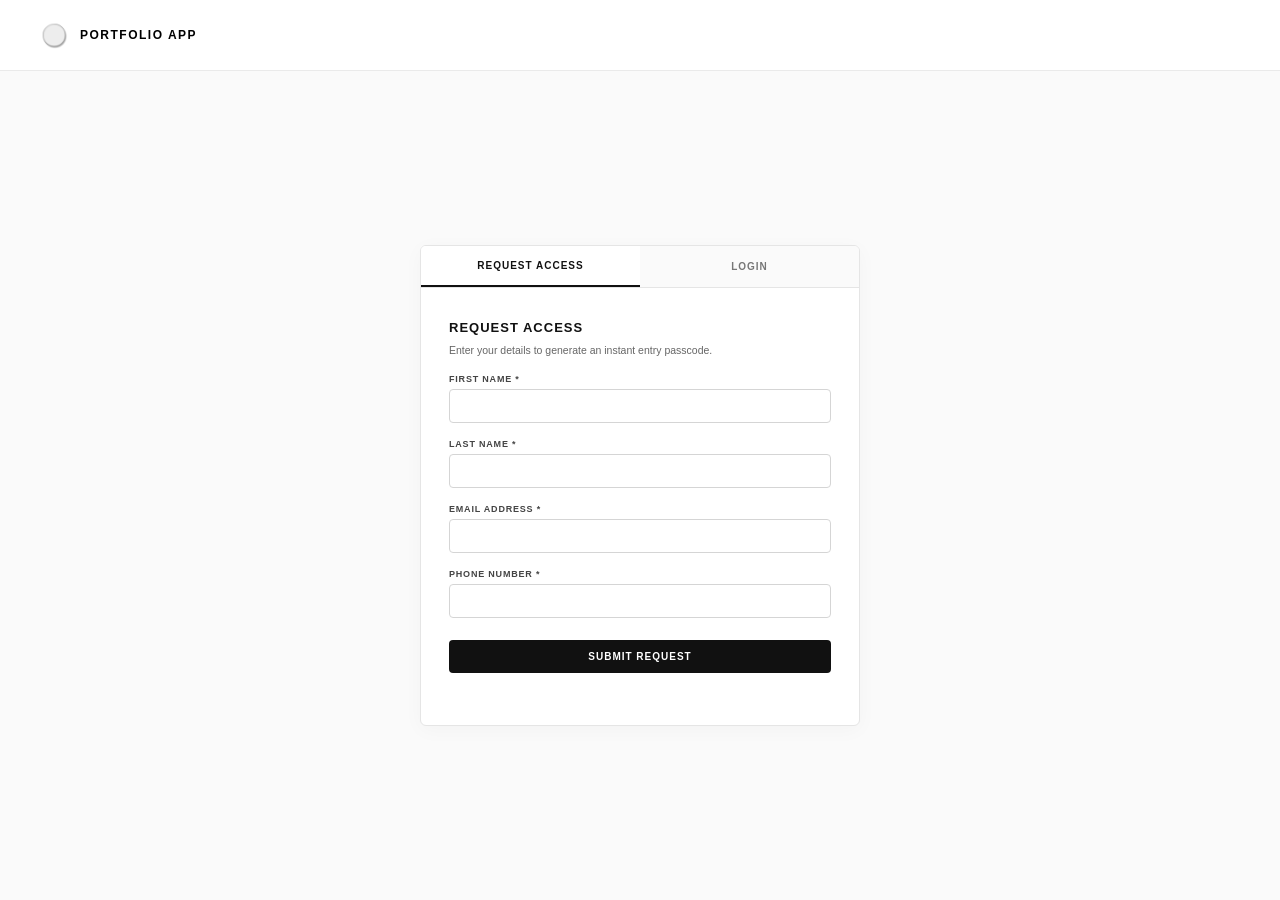
<file: index.html>
<!DOCTYPE html>
<html lang="en">
<head>
    <meta charset="UTF-8">
    <meta name="viewport" content="width=device-width, initial-scale=1.0">
    <title>Portfolio Access Portal</title>
    <link rel="stylesheet" href="css/index.css">
</head>
<body>

    <header class="site-header">
        <div class="header-container">
            <a href="index.html" class="header-brand">
                <img src="assets/logo/logo.png" alt="App Logo" class="app-logo-img">
                <span class="header-title">Portfolio App</span>
            </a>
        </div>
    </header>

    <main class="main-content">
        <div class="auth-container">
            <!-- Tabs Switcher -->
            <div class="auth-tabs">
                <button class="tab-btn active" onclick="switchTab('request')">Request Access</button>
                <button class="tab-btn" onclick="switchTab('login')">Login</button>
            </div>

            <!-- Request Access Form -->
            <form id="requestForm" class="auth-form active" onsubmit="handleRequest(event)">
                <h2>Request Access</h2>
                <p class="form-desc">Enter your details to generate an instant entry passcode.</p>
                
                <div class="form-group">
                    <label for="firstName">First Name *</label>
                    <input type="text" id="firstName" required>
                </div>
                <div class="form-group">
                    <label for="lastName">Last Name *</label>
                    <input type="text" id="lastName" required>
                </div>
                <div class="form-group">
                    <label for="email">Email Address *</label>
                    <input type="email" id="email" required>
                </div>
                <div class="form-group">
                    <label for="phone">Phone Number *</label>
                    <input type="tel" id="phone" required>
                </div>

                <button type="submit" class="submit-btn">Submit Request</button>
                <div id="requestMessage" class="message-box"></div>
            </form>

            <!-- Login Form -->
            <form id="loginForm" class="auth-form" onsubmit="handleLogin(event)">
                <h2>Member Login</h2>
                <p class="form-desc">Enter your email and assigned passcode.</p>

                <div class="form-group">
                    <label for="loginEmail">Email Address *</label>
                    <input type="email" id="loginEmail" required>
                </div>
                <div class="form-group">
                    <label for="passcode">Passcode *</label>
                    <input type="text" id="passcode" required>
                </div>

                <button type="submit" class="submit-btn">Login</button>
                <div id="loginMessage" class="message-box"></div>
            </form>
        </div>
    </main>

    <script src="scripts/index.js"></script>
</body>
</html>
</file>
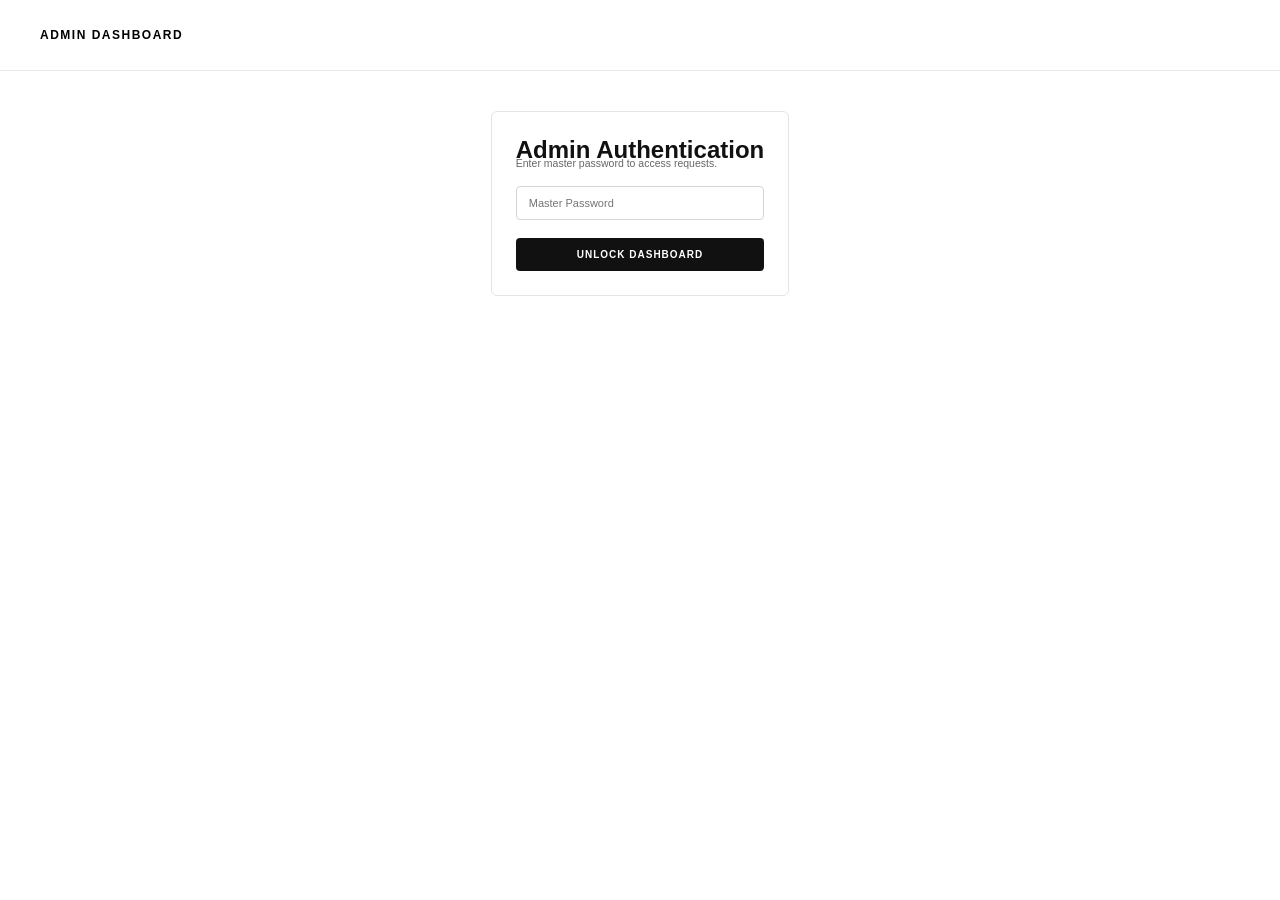
<file: admin.html>
<!DOCTYPE html>
<html lang="en">
<head>
    <meta charset="UTF-8">
    <meta name="viewport" content="width=device-width, initial-scale=1.0">
    <title>Portfolio Admin Dashboard</title>
    <link rel="stylesheet" href="css/index.css">
    <style>
        .admin-wrap { max-width: 800px; margin: 40px auto; padding: 0 20px; }
        .admin-card { background: #fff; border: 1px solid #e5e5e5; border-radius: 6px; padding: 24px; margin-bottom: 20px; }
        .request-item { display: flex; justify-content: space-between; align-items: center; padding: 12px 0; border-bottom: 1px solid #eee; }
        .request-item:last-child { border-bottom: none; }
        .approve-btn { background: #166534; color: #fff; border: none; padding: 6px 12px; border-radius: 4px; font-size: 9px; font-weight: 600; text-transform: uppercase; cursor: pointer; }
        .approve-btn:hover { background: #14532d; }
        .badge-approved { color: #166534; background: #f0fdf4; border: 1px solid #bbf7d0; padding: 4px 8px; border-radius: 4px; font-size: 9px; font-weight: 600; text-transform: uppercase; }
    </style>
</head>
<body>

    <header class="site-header">
        <div class="header-container">
            <a href="index.html" class="header-brand">
                <span class="header-title">Admin Dashboard</span>
            </a>
        </div>
    </header>

    <div class="admin-wrap">
        <!-- Login Form for Admin -->
        <div id="adminLoginCard" class="admin-card">
            <h2>Admin Authentication</h2>
            <p class="form-desc" style="margin-bottom: 15px;">Enter master password to access requests.</p>
            <div class="form-group" style="margin-bottom: 12px;">
                <input type="password" id="adminPassword" placeholder="Master Password">
            </div>
            <button onclick="authAdmin()" class="submit-btn">Unlock Dashboard</button>
            <div id="adminLoginError" class="message-box error" style="margin-top: 10px; display: none;"></div>
        </div>

        <!-- Requests Panel (Hidden until unlocked) -->
        <div id="adminPanelCard" class="admin-card" style="display: none;">
            <h2>Access Requests Queue</h2>
            <p class="form-desc" style="margin-bottom: 15px;">Approve users to grant them portfolio entry.</p>
            <div id="requestsList"></div>
        </div>
    </div>

    <script>
        // Simple client-side master password check
        const MASTER_PASS = "admin123"; // Change this to your secure password

        function authAdmin() {
            const pass = document.getElementById('adminPassword').value;
            if (pass === MASTER_PASS) {
                document.getElementById('adminLoginCard').style.display = 'none';
                document.getElementById('adminPanelCard').style.display = 'block';
                loadRequests();
            } else {
                const err = document.getElementById('adminLoginError');
                err.style.display = 'block';
                err.innerText = 'Incorrect master password.';
            }
        }

        function loadRequests() {
            const listContainer = document.getElementById('requestsList');
            listContainer.innerHTML = '';

            let found = false;
            for (let i = 0; i < localStorage.length; i++) {
                const key = localStorage.key(i);
                if (key.startsWith('portfolioUser_')) {
                    found = true;
                    const user = JSON.parse(localStorage.getItem(key));
                    
                    const div = document.createElement('div');
                    div.className = 'request-item';
                    div.innerHTML = `
                        <div>
                            <strong style="font-size: 11px; text-transform: uppercase;">${user.firstName} ${user.lastName}</strong><br>
                            <span style="font-size: 10px; color: #666;">${user.email} | ${user.phone}</span><br>
                            <span style="font-size: 9px; color: #888; font-family: monospace;">Passcode: ${user.passcode}</span>
                        </div>
                        <div>
                            ${user.status === 'approved' 
                                ? '<span class="badge-approved">Approved</span>' 
                                : `<button class="approve-btn" onclick="approveUser('${user.email}')">Approve</button>`}
                        </div>
                    `;
                    listContainer.appendChild(div);
                }
            }

            if (!found) {
                listContainer.innerHTML = '<p style="font-size: 10.5px; color: #666;">No access requests found.</p>';
            }
        }

        function approveUser(email) {
            const recordKey = 'portfolioUser_' + email;
            const user = JSON.parse(localStorage.getItem(recordKey));
            user.status = 'approved';
            localStorage.setItem(recordKey, JSON.stringify(user));
            loadRequests();
        }
    </script>
</body>
</html>
</file>
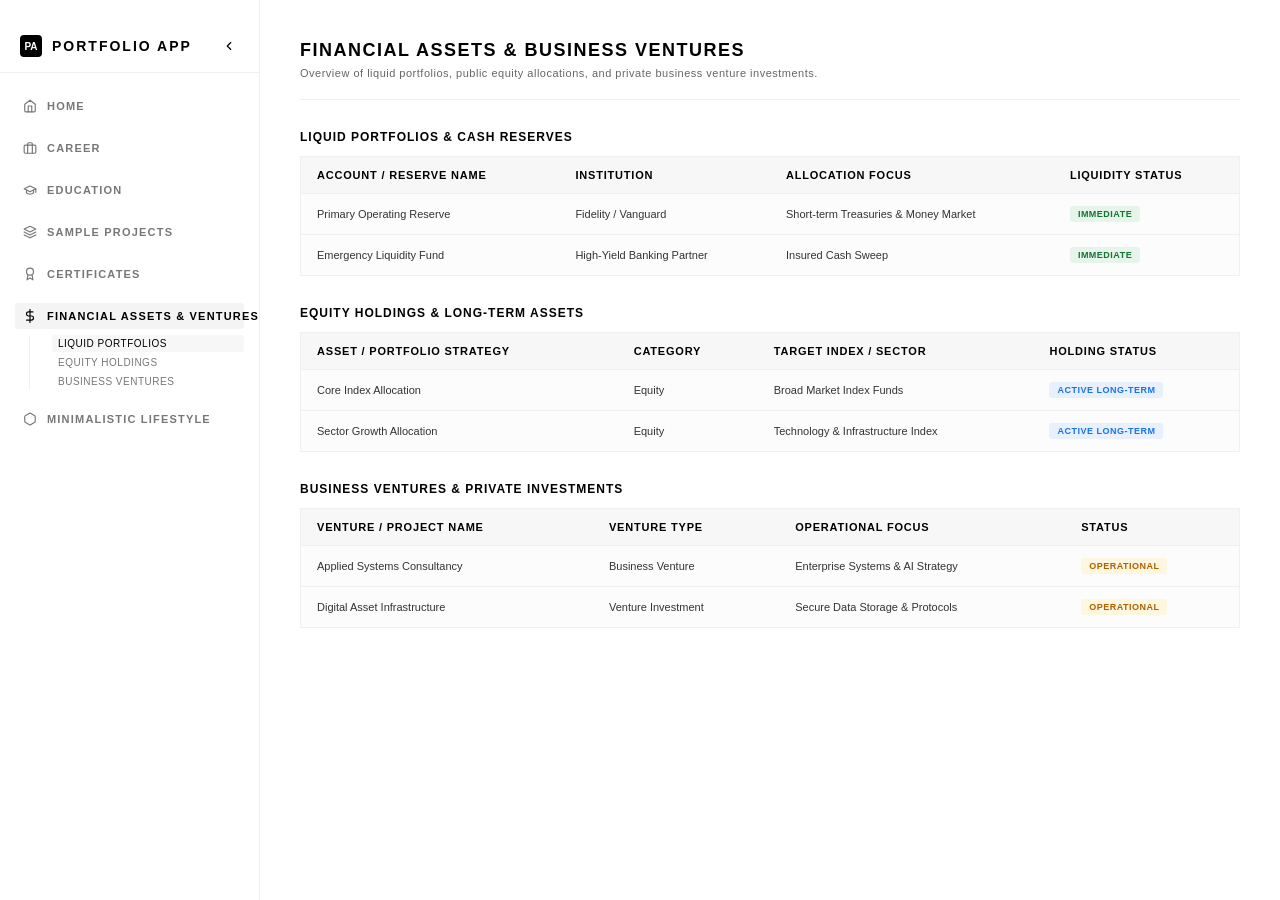
<file: financial.html>
<!DOCTYPE html>
<html lang="en">
<head>
    <meta charset="UTF-8">
    <meta name="viewport" content="width=device-width, initial-scale=1.0">
    <title>Portfolio App - Financial Assets & Ventures</title>
    <style>
        html {
            scroll-behavior: smooth;
        }

        * {
            box-sizing: border-box;
            margin: 0;
            padding: 0;
        }

        body {
            margin: 0;
            padding: 0;
            background-color: #ffffff;
            color: #000000;
            font-family: "Inter", "Helvetica Neue", Arial, sans-serif;
            display: grid;
            grid-template-columns: 260px 1fr;
            grid-template-rows: 1fr;
            height: 100vh;
            overflow: hidden;
            -webkit-font-smoothing: antialiased;
            transition: grid-template-columns 0.3s cubic-bezier(0.16, 1, 0.3, 1);
        }

        body.nav-collapsed {
            grid-template-columns: 60px 1fr;
        }

        /* --- Leftmost Navigation Panel --- */
        .nav-panel {
            background: #fff;
            border-right: 1px solid #f0f0f0;
            display: flex;
            flex-direction: column;
            z-index: 1005;
            position: relative;
            transition: width 0.3s cubic-bezier(0.16, 1, 0.3, 1), transform 0.3s cubic-bezier(0.16, 1, 0.3, 1);
            overflow: hidden;
        }

        .panel-header {
            padding: 35px 20px 15px 20px;
            font-size: 14px;
            font-weight: 600;
            letter-spacing: 2px;
            text-transform: uppercase;
            border-bottom: 1px solid #f0f0f0;
            display: flex;
            align-items: center;
            justify-content: space-between;
            white-space: nowrap;
            transition: padding 0.3s ease;
        }

        .header-brand {
            display: flex;
            align-items: center;
            gap: 10px;
            cursor: pointer;
        }

        .app-logo {
            width: 22px;
            height: 22px;
            background: #000;
            color: #fff;
            display: flex;
            align-items: center;
            justify-content: center;
            font-size: 10px;
            font-weight: 700;
            border-radius: 4px;
            flex-shrink: 0;
            letter-spacing: 0px;
        }

        .collapse-btn {
            background: none;
            border: none;
            cursor: pointer;
            width: 20px;
            height: 20px;
            display: flex;
            align-items: center;
            justify-content: center;
            padding: 0;
            flex-shrink: 0;
        }

        .collapse-btn svg {
            width: 14px;
            height: 14px;
            stroke: #000;
            stroke-width: 2;
            fill: none;
            stroke-linecap: round;
            stroke-linejoin: round;
            transition: transform 0.3s ease;
        }

        .collapsed-logo-header {
            display: none;
            cursor: pointer;
        }

        body.nav-collapsed .header-brand,
        body.nav-collapsed .collapse-btn {
            display: none;
        }

        body.nav-collapsed .panel-header {
            padding: 25px 0;
            justify-content: center;
            border-bottom: none;
        }

        body.nav-collapsed .collapsed-logo-header {
            display: flex;
        }

        .nav-scroll {
            overflow-y: auto;
            padding: 20px 15px;
            display: flex;
            flex-direction: column;
            gap: 16px;
            max-height: calc(100vh - 70px);
            scrollbar-width: none;
        }

        .nav-scroll::-webkit-scrollbar {
            display: none;
        }

        .nav-group {
            display: flex;
            flex-direction: column;
            gap: 4px;
        }

        .nav-category {
            font-size: 11px;
            font-weight: 600;
            text-transform: uppercase;
            letter-spacing: 1.2px;
            color: #777;
            cursor: pointer;
            padding: 6px 8px;
            display: flex;
            align-items: center;
            gap: 10px;
            border-radius: 4px;
            white-space: nowrap;
            transition: background-color 0.2s ease, color 0.2s ease;
        }

        .nav-category:hover {
            background-color: #fcfcfc;
            color: #000;
        }

        .nav-category.active-category {
            background-color: #f4f4f4;
            color: #000;
            font-weight: 700;
        }

        .nav-category.active-category svg {
            stroke: #000;
        }

        .nav-category svg {
            width: 14px;
            height: 14px;
            stroke: #777;
            stroke-width: 2;
            fill: none;
            stroke-linecap: round;
            stroke-linejoin: round;
            flex-shrink: 0;
        }

        .nav-sublist {
            display: flex;
            flex-direction: column;
            gap: 2px;
            padding-left: 22px;
            border-left: 1px solid #f0f0f0;
            margin-left: 14px;
            margin-top: 2px;
            overflow: hidden;
            transition: all 0.3s ease;
        }

        body.nav-collapsed .nav-sublist {
            display: none !important;
        }

        .nav-item {
            font-size: 10px;
            color: #777;
            text-transform: uppercase;
            letter-spacing: 0.5px;
            cursor: pointer;
            padding: 3px 6px;
            border-radius: 3px;
            transition: color 0.2s ease, background 0.2s ease;
            white-space: nowrap;
        }

        .nav-item:hover, .nav-item.active {
            color: #000;
            background-color: #f7f7f7;
            font-weight: 500;
        }

        body.nav-collapsed .nav-category .category-text {
            display: none;
        }

        body.nav-collapsed .nav-scroll {
            padding: 20px 8px;
            align-items: center;
        }

        body.nav-collapsed .nav-category {
            justify-content: center;
            padding: 8px;
            width: 36px;
            height: 36px;
        }

        /* --- Main Content Area --- */
        .main-content {
            position: relative;
            width: 100%;
            height: 100vh;
            overflow-y: auto;
            background: #ffffff;
            padding: 40px;
        }

        .content-scroll {
            max-width: 1100px;
            margin: 0 auto;
            display: flex;
            flex-direction: column;
            gap: 30px;
        }

        .page-hero {
            border-bottom: 1px solid #f0f0f0;
            padding-bottom: 20px;
        }

        .page-title {
            font-size: 18px;
            font-weight: 700;
            text-transform: uppercase;
            letter-spacing: 1.5px;
            color: #000;
            margin-bottom: 6px;
        }

        .page-subtitle {
            font-size: 11px;
            color: #666;
            letter-spacing: 0.5px;
        }

        /* --- Tables Styling --- */
        .table-section {
            display: flex;
            flex-direction: column;
            gap: 12px;
        }

        .table-title {
            font-size: 12px;
            font-weight: 600;
            text-transform: uppercase;
            letter-spacing: 1px;
            color: #000;
        }

        .data-table-container {
            border: 1px solid #f0f0f0;
            background: #fcfcfc;
            overflow-x: auto;
        }

        .data-table {
            width: 100%;
            border-collapse: collapse;
            text-align: left;
            font-size: 11px;
        }

        .data-table th {
            background: #f7f7f7;
            color: #000;
            font-weight: 600;
            text-transform: uppercase;
            letter-spacing: 0.8px;
            padding: 12px 16px;
            border-bottom: 1px solid #f0f0f0;
            white-space: nowrap;
        }

        .data-table td {
            padding: 12px 16px;
            border-bottom: 1px solid #f0f0f0;
            color: #333;
            white-space: nowrap;
        }

        .data-table tr:last-child td {
            border-bottom: none;
        }

        .data-table tr:hover td {
            background: #ffffff;
            color: #000;
        }

        .badge {
            display: inline-block;
            padding: 3px 8px;
            font-size: 9px;
            font-weight: 600;
            text-transform: uppercase;
            letter-spacing: 0.5px;
            border-radius: 3px;
        }

        .badge.liquid {
            background: #e6f4ea;
            color: #137333;
        }

        .badge.equity {
            background: #e8f0fe;
            color: #1a73e8;
        }

        .badge.venture {
            background: #fef7e0;
            color: #b06000;
        }

        /* --- Mobile Toggle Bar --- */
        .mobile-toggle-bar {
            display: none;
            background: #ffffff;
            color: #000000;
            border-bottom: 1px solid #f0f0f0;
            padding: 10px 16px;
            font-size: 11px;
            font-weight: 600;
            text-transform: uppercase;
            letter-spacing: 1.2px;
            justify-content: space-between;
            align-items: center;
            z-index: 1010;
            position: fixed;
            top: 0;
            left: 0;
            width: 100%;
        }

        .mobile-brand {
            display: flex;
            align-items: center;
            gap: 10px;
            cursor: pointer;
        }

        .burger-btn {
            background: none;
            border: none;
            cursor: pointer;
            width: 28px;
            height: 28px;
            display: flex;
            flex-direction: column;
            justify-content: center;
            align-items: center;
            gap: 5px;
            padding: 0;
        }

        .burger-line {
            width: 18px;
            height: 2px;
            background-color: #000;
            transition: transform 0.3s ease, opacity 0.3s ease;
        }

        body.mobile-menu-open .burger-line:nth-child(1) {
            transform: translateY(7px) rotate(45deg);
        }
        body.mobile-menu-open .burger-line:nth-child(2) {
            opacity: 0;
        }
        body.mobile-menu-open .burger-line:nth-child(3) {
            transform: translateY(-7px) rotate(-45deg);
        }

        .mobile-backdrop {
            display: none;
            position: fixed;
            top: 0;
            left: 0;
            width: 100vw;
            height: 100vh;
            background: rgba(0, 0, 0, 0.3);
            z-index: 1000;
            backdrop-filter: blur(2px);
            -webkit-backdrop-filter: blur(2px);
        }

        body.mobile-menu-open .mobile-backdrop {
            display: block;
        }

        @media (max-width: 1024px) {
            body {
                display: flex;
                flex-direction: column;
                height: 100vh;
                overflow-y: auto;
                padding-top: 45px;
            }

            body.nav-collapsed {
                grid-template-columns: none;
            }

            .mobile-toggle-bar {
                display: flex;
            }

            .nav-panel {
                position: fixed;
                top: 45px;
                left: 0;
                width: 260px !important;
                height: calc(100vh - 45px);
                border-right: 1px solid #f0f0f0;
                border-bottom: none;
                transform: translateX(-100%);
                z-index: 1005;
                box-shadow: 4px 0 20px rgba(0,0,0,0.1);
            }

            body.mobile-menu-open .nav-panel {
                transform: translateX(0);
            }

            body.mobile-menu-open .nav-panel .panel-header {
                display: none !important;
            }

            body.mobile-menu-open .nav-panel .nav-scroll {
                padding: 20px 15px !important;
                align-items: stretch !important;
                max-height: 100vh !important;
            }

            body.mobile-menu-open .nav-panel .nav-category {
                justify-content: flex-start !important;
                padding: 6px 8px !important;
                width: auto !important;
                height: auto !important;
            }

            body.mobile-menu-open .nav-panel .nav-category .category-text {
                display: inline !important;
            }

            body.mobile-menu-open .nav-panel .nav-sublist {
                display: flex !important;
            }

            .main-content {
                width: 100%;
                height: auto;
                flex-shrink: 0;
            }
        }
    </style>
</head>
<body>

    <!-- Mobile Header Bar -->
    <div class="mobile-toggle-bar">
        <div class="mobile-brand" onclick="window.location.href='home.html'">
            <div class="app-logo">PA</div>
            <span>Portfolio App — Financial Assets</span>
        </div>
        <button class="burger-btn" onclick="toggleMobileMenu()" aria-label="Toggle Menu">
            <span class="burger-line"></span>
            <span class="burger-line"></span>
            <span class="burger-line"></span>
        </button>
    </div>

    <!-- Backdrop for mobile drawer -->
    <div class="mobile-backdrop" onclick="toggleMobileMenu()"></div>

    <!-- Leftmost Navigation Panel -->
    <div class="nav-panel">
        <div class="panel-header">
            <div class="header-brand" onclick="window.location.href='home.html'">
                <div class="app-logo">PA</div>
                <span class="header-text">Portfolio App</span>
            </div>
            <button class="collapse-btn" onclick="toggleNav()" title="Toggle Menu">
                <svg viewBox="0 0 24 24"><path d="M15 18l-6-6 6-6"/></svg>
            </button>
            <div class="app-logo collapsed-logo-header" onclick="window.location.href='home.html'" title="Home">PA</div>
        </div>
        <div class="nav-scroll">
            <div class="nav-group">
                <div class="nav-category" onclick="window.location.href='home.html'" title="Home">
                    <svg viewBox="0 0 24 24"><path d="M3 9l9-7 9 7v11a2 2 0 0 1-2 2H5a2 2 0 0 1-2-2z"/><polyline points="9 22 9 12 15 12 15 22"/></svg>
                    <span class="category-text">Home</span>
                </div>
            </div>

            <div class="nav-group">
                <div class="nav-category" onclick="window.location.href='career.html'" title="Career">
                    <svg viewBox="0 0 24 24"><rect x="2" y="7" width="20" height="14" rx="2" ry="2"/><path d="M16 21V5a2 2 0 0 0-2-2h-4a2 2 0 0 0-2 2v16"/></svg>
                    <span class="category-text">Career</span>
                </div>
            </div>

            <div class="nav-group">
                <div class="nav-category" onclick="window.location.href='education.html'" title="Education">
                    <svg viewBox="0 0 24 24"><path d="M22 10v6M2 10l10-5 10 5-10 5z"/><path d="M6 12v5c3 3 9 3 12 0v-5"/></svg>
                    <span class="category-text">Education</span>
                </div>
            </div>

            <div class="nav-group">
                <div class="nav-category" onclick="window.location.href='projects.html'" title="Sample Projects">
                    <svg viewBox="0 0 24 24"><polygon points="12 2 2 7 12 12 22 7 12 2"/><polyline points="2 17 12 22 22 17"/><polyline points="2 12 12 17 22 12"/></svg>
                    <span class="category-text">Sample Projects</span>
                </div>
            </div>

            <div class="nav-group">
                <div class="nav-category" onclick="window.location.href='certificates.html'" title="Certificates">
                    <svg viewBox="0 0 24 24"><circle cx="12" cy="8" r="6"/><path d="M15.477 12.89L17 22l-5-3-5 3 1.523-9.11"/></svg>
                    <span class="category-text">Certificates</span>
                </div>
            </div>

            <div class="nav-group">
                <div class="nav-category active-category" onclick="window.location.href='ventures.html'" title="Financial Assets and Business Ventures">
                    <svg viewBox="0 0 24 24"><line x1="12" y1="1" x2="12" y2="23"/><path d="M17 5H9.5a3.5 3.5 0 0 0 0 7h5a3.5 3.5 0 0 1 0 7H6"/></svg>
                    <span class="category-text">Financial Assets & Ventures</span>
                </div>
                <div class="nav-sublist">
                    <div class="nav-item active" onclick="window.location.href='ventures.html'">Liquid Portfolios</div>
                    <div class="nav-item" onclick="window.location.href='ventures.html'">Equity Holdings</div>
                    <div class="nav-item" onclick="window.location.href='ventures.html'">Business Ventures</div>
                </div>
            </div>

            <div class="nav-group">
                <div class="nav-category" onclick="window.location.href='lifestyle.html'" title="Minimalistic Lifestyle">
                    <svg viewBox="0 0 24 24"><path d="M21 16V8a2 2 0 0 0-1-1.73l-7-4a2 2 0 0 0-2 0l-7 4A2 2 0 0 0 3 8v8a2 2 0 0 0 1 1.73l7 4a2 2 0 0 0 2 0l7-4A2 2 0 0 0 21 16z"/></svg>
                    <span class="category-text">Minimalistic Lifestyle</span>
                </div>
            </div>
        </div>
    </div>

    <!-- Main Content Area -->
    <div class="main-content">
        <div class="content-scroll">
            <div class="page-hero">
                <h1 class="page-title">Financial Assets & Business Ventures</h1>
                <p class="page-subtitle">Overview of liquid portfolios, public equity allocations, and private business venture investments.</p>
            </div>

            <!-- Liquid Portfolios Table -->
            <div class="table-section">
                <div class="table-title">Liquid Portfolios & Cash Reserves</div>
                <div class="data-table-container">
                    <table class="data-table">
                        <thead>
                            <tr>
                                <th>Account / Reserve Name</th>
                                <th>Institution</th>
                                <th>Allocation Focus</th>
                                <th>Liquidity Status</th>
                            </tr>
                        </thead>
                        <tbody>
                            <tr>
                                <td>Primary Operating Reserve</td>
                                <td>Fidelity / Vanguard</td>
                                <td>Short-term Treasuries & Money Market</td>
                                <td><span class="badge liquid">Immediate</span></td>
                            </tr>
                            <tr>
                                <td>Emergency Liquidity Fund</td>
                                <td>High-Yield Banking Partner</td>
                                <td>Insured Cash Sweep</td>
                                <td><span class="badge liquid">Immediate</span></td>
                            </tr>
                        </tbody>
                    </table>
                </div>
            </div>

            <!-- Equity Holdings Table -->
            <div class="table-section">
                <div class="table-title">Equity Holdings & Long-Term Assets</div>
                <div class="data-table-container">
                    <table class="data-table">
                        <thead>
                            <tr>
                                <th>Asset / Portfolio Strategy</th>
                                <th>Category</th>
                                <th>Target Index / Sector</th>
                                <th>Holding Status</th>
                            </tr>
                        </thead>
                        <tbody>
                            <tr>
                                <td>Core Index Allocation</td>
                                <td>Equity</td>
                                <td>Broad Market Index Funds</td>
                                <td><span class="badge equity">Active Long-Term</span></td>
                            </tr>
                            <tr>
                                <td>Sector Growth Allocation</td>
                                <td>Equity</td>
                                <td>Technology & Infrastructure Index</td>
                                <td><span class="badge equity">Active Long-Term</span></td>
                            </tr>
                        </tbody>
                    </table>
                </div>
            </div>

            <!-- Business Ventures Table -->
            <div class="table-section">
                <div class="table-title">Business Ventures & Private Investments</div>
                <div class="data-table-container">
                    <table class="data-table">
                        <thead>
                            <tr>
                                <th>Venture / Project Name</th>
                                <th>Venture Type</th>
                                <th>Operational Focus</th>
                                <th>Status</th>
                            </tr>
                        </thead>
                        <tbody>
                            <tr>
                                <td>Applied Systems Consultancy</td>
                                <td>Business Venture</td>
                                <td>Enterprise Systems & AI Strategy</td>
                                <td><span class="badge venture">Operational</span></td>
                            </tr>
                            <tr>
                                <td>Digital Asset Infrastructure</td>
                                <td>Venture Investment</td>
                                <td>Secure Data Storage & Protocols</td>
                                <td><span class="badge venture">Operational</span></td>
                            </tr>
                        </tbody>
                    </table>
                </div>
            </div>

        </div>
    </div>

    <script>
        function toggleNav() {
            if (window.innerWidth <= 1024) {
                toggleMobileMenu();
            } else {
                document.body.classList.toggle('nav-collapsed');
            }
        }

        function toggleMobileMenu() {
            document.body.classList.toggle('mobile-menu-open');
        }
    </script>
</body>
</html>
</file>
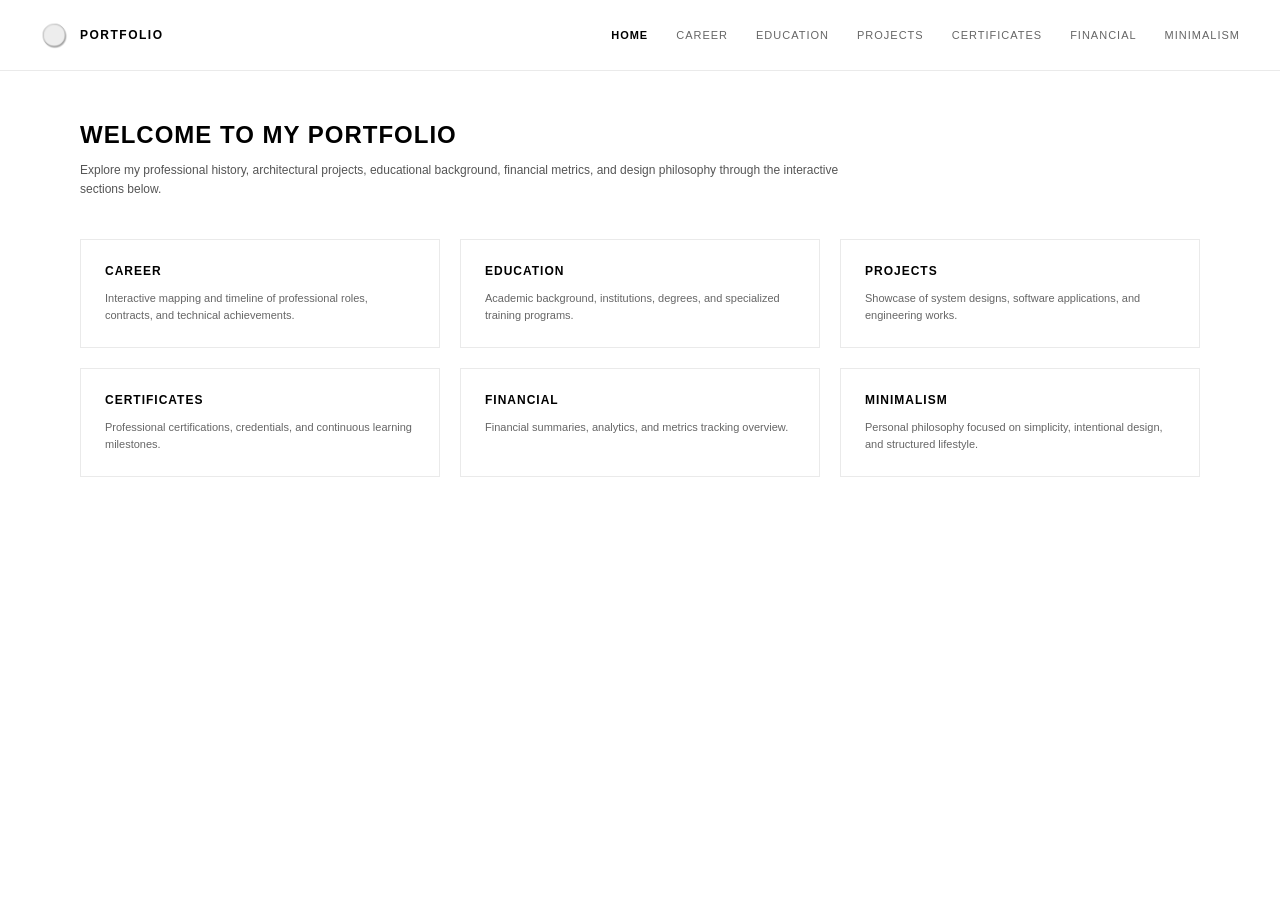
<file: home.html>
<!DOCTYPE html>
<html lang="en">
<head>
    <meta charset="UTF-8">
    <meta name="viewport" content="width=device-width, initial-scale=1.0">
    <title>Portfolio App - Home</title>
    <style>
        html {
            scroll-behavior: smooth;
        }

        * {
            box-sizing: border-box;
            margin: 0;
            padding: 0;
        }

        body {
            margin: 0;
            padding: 0;
            background-color: #ffffff;
            color: #000000;
            font-family: -apple-system, BlinkMacSystemFont, "Segoe UI", Roboto, Helvetica, Arial, sans-serif;
            display: flex;
            flex-direction: column;
            min-height: 100vh;
            -webkit-font-smoothing: antialiased;
            -moz-osx-font-smoothing: grayscale;
        }

        /* --- Full-Width Global Header --- */
        .site-header {
            position: sticky;
            top: 0;
            width: 100%;
            background: #ffffff;
            border-bottom: 1px solid #eaeaea;
            z-index: 1100;
            flex-shrink: 0;
        }

        .header-container {
            width: 100%;
            height: 70px;
            padding: 0 40px;
            display: flex;
            align-items: center;
            justify-content: space-between;
        }

        .header-brand {
            display: flex;
            align-items: center;
            gap: 12px;
            text-decoration: none;
        }

        .app-logo-img {
            width: 28px;
            height: 28px;
            object-fit: contain;
            border-radius: 4px;
        }

        .header-title {
            font-size: 12px;
            font-weight: 700;
            text-transform: uppercase;
            letter-spacing: 1.5px;
            color: #000000;
        }

        /* Desktop Navigation */
        .desktop-nav {
            display: flex;
            align-items: center;
            gap: 28px;
        }

        .nav-link {
            font-size: 11px;
            font-weight: 500;
            text-transform: uppercase;
            letter-spacing: 1px;
            color: #666666;
            text-decoration: none;
            transition: color 0.2s ease;
        }

        .nav-link:hover, 
        .nav-link.active {
            color: #000000;
            font-weight: 600;
        }

        /* Mobile Menu Toggle */
        .mobile-menu-btn {
            display: none;
            background: none;
            border: none;
            cursor: pointer;
            width: 28px;
            height: 28px;
            flex-direction: column;
            justify-content: center;
            align-items: center;
            gap: 5px;
            padding: 0;
        }

        .hamburger-line {
            width: 18px;
            height: 2px;
            background-color: #000000;
            transition: transform 0.3s ease, opacity 0.3s ease;
        }

        /* Mobile Dropdown Nav */
        .mobile-nav {
            display: none;
            flex-direction: column;
            background: #ffffff;
            border-bottom: 1px solid #eaeaea;
            padding: 20px 32px;
            gap: 16px;
        }

        .mobile-nav-link {
            font-size: 11px;
            font-weight: 500;
            text-transform: uppercase;
            letter-spacing: 1px;
            color: #666666;
            text-decoration: none;
        }

        .mobile-nav-link:hover,
        .mobile-nav-link.active {
            color: #000000;
            font-weight: 600;
        }

        body.mobile-menu-open .hamburger-line:nth-child(1) {
            transform: translateY(7px) rotate(45deg);
        }
        body.mobile-menu-open .hamburger-line:nth-child(2) {
            opacity: 0;
        }
        body.mobile-menu-open .hamburger-line:nth-child(3) {
            transform: translateY(-7px) rotate(-45deg);
        }

        body.mobile-menu-open .mobile-nav {
            display: flex;
        }

        /* --- Main Content Area --- */
        .main-content {
            flex-grow: 1;
            padding: 50px 40px;
            max-width: 1200px;
            width: 100%;
            margin: 0 auto;
            display: flex;
            flex-direction: column;
            gap: 40px;
        }

        .hero-section {
            display: flex;
            flex-direction: column;
            gap: 12px;
        }

        .hero-heading {
            font-size: 24px;
            font-weight: 700;
            letter-spacing: 1px;
            text-transform: uppercase;
        }

        .hero-subtext {
            font-size: 12px;
            color: #555555;
            line-height: 1.6;
            max-width: 800px;
        }

        /* --- Tiles Grid (Optimized for 6 Even Items) --- */
        .tiles-grid {
            display: grid;
            grid-template-columns: repeat(3, 1fr); /* Exactly 3 columns on desktop (3x2 layout) */
            gap: 20px;
        }

        .tile-card {
            background: #ffffff;
            border: 1px solid #eaeaea;
            padding: 24px;
            text-decoration: none;
            color: inherit;
            display: flex;
            flex-direction: column;
            gap: 12px;
            transition: all 0.2s ease;
        }

        .tile-card:hover {
            border-color: #000000;
            background: #fafafa;
            transform: translateY(-2px);
            box-shadow: 0 4px 12px rgba(0,0,0,0.05);
        }

        .tile-title {
            font-size: 12px;
            font-weight: 600;
            text-transform: uppercase;
            letter-spacing: 1px;
            color: #000000;
        }

        .tile-desc {
            font-size: 11px;
            color: #666666;
            line-height: 1.5;
        }

        /* --- Responsive Queries --- */
        @media (max-width: 1024px) {
            .desktop-nav {
                display: none;
            }
            .mobile-menu-btn {
                display: flex;
            }
            .main-content {
                padding: 30px 20px;
                gap: 30px;
            }
            .header-container {
                padding: 0 20px;
            }
            .tiles-grid {
                grid-template-columns: repeat(2, 1fr); /* 2 columns on tablets (2x3 layout) */
            }
        }

        @media (max-width: 600px) {
            .tiles-grid {
                grid-template-columns: 1fr; /* Single column stack on mobile phones */
            }
        }
    </style>
</head>
<body>

    <!-- Full-Width Global Header -->
    <header class="site-header">
        <div class="header-container">
            <!-- Brand Logo & Title -->
            <a href="home.html" class="header-brand">
                <img src="assets/logo/logo.png" alt="App Logo" class="app-logo-img">
                <span class="header-title">Portfolio</span>
            </a>

            <!-- Desktop Global Navigation -->
            <nav class="desktop-nav">
                <a href="home.html" class="nav-link active">Home</a>
                <a href="career.html" class="nav-link">Career</a>
                <a href="education.html" class="nav-link">Education</a>
                <a href="projects.html" class="nav-link">Projects</a>
                <a href="certificates.html" class="nav-link">Certificates</a>
                <a href="financial.html" class="nav-link">Financial</a>
                <a href="minimalism.html" class="nav-link">Minimalism</a>
            </nav>

            <!-- Mobile Menu Toggle Button -->
            <button class="mobile-menu-btn" id="mobileMenuBtn" aria-label="Toggle Navigation">
                <span class="hamburger-line"></span>
                <span class="hamburger-line"></span>
                <span class="hamburger-line"></span>
            </button>
        </div>

        <!-- Mobile Dropdown Navigation -->
        <nav class="mobile-nav" id="mobileNav">
            <a href="home.html" class="mobile-nav-link active">Home</a>
            <a href="career.html" class="mobile-nav-link">Career</a>
            <a href="education.html" class="mobile-nav-link">Education</a>
            <a href="projects.html" class="mobile-nav-link">Projects</a>
            <a href="certificates.html" class="mobile-nav-link">Certificates</a>
            <a href="financial.html" class="mobile-nav-link">Financial</a>
            <a href="minimalism.html" class="mobile-nav-link">Minimalism</a>
        </nav>
    </header>

    <!-- Main Content Layout -->
    <main class="main-content">
        <section class="hero-section">
            <h1 class="hero-heading">Welcome to my Portfolio</h1>
            <p class="hero-subtext">Explore my professional history, architectural projects, educational background, financial metrics, and design philosophy through the interactive sections below.</p>
        </section>

        <!-- Navigation Tiles Grid (6 Items: 3x2 on desktop, 2x3 on tablet) -->
        <div class="tiles-grid">
            <a href="career.html" class="tile-card">
                <div class="tile-title">Career</div>
                <div class="tile-desc">Interactive mapping and timeline of professional roles, contracts, and technical achievements.</div>
            </a>
            <a href="education.html" class="tile-card">
                <div class="tile-title">Education</div>
                <div class="tile-desc">Academic background, institutions, degrees, and specialized training programs.</div>
            </a>
            <a href="projects.html" class="tile-card">
                <div class="tile-title">Projects</div>
                <div class="tile-desc">Showcase of system designs, software applications, and engineering works.</div>
            </a>
            <a href="certificates.html" class="tile-card">
                <div class="tile-title">Certificates</div>
                <div class="tile-desc">Professional certifications, credentials, and continuous learning milestones.</div>
            </a>
            <a href="financial.html" class="tile-card">
                <div class="tile-title">Financial</div>
                <div class="tile-desc">Financial summaries, analytics, and metrics tracking overview.</div>
            </a>
            <a href="minimalism.html" class="tile-card">
                <div class="tile-title">Minimalism</div>
                <div class="tile-desc">Personal philosophy focused on simplicity, intentional design, and structured lifestyle.</div>
            </a>
        </div>
    </main>

    <script>
        function toggleMobileMenu() {
            document.body.classList.toggle('mobile-menu-open');
        }

        document.addEventListener('DOMContentLoaded', () => {
            const mobileBtn = document.getElementById('mobileMenuBtn');
            if (mobileBtn) {
                mobileBtn.addEventListener('click', toggleMobileMenu);
            }

            window.addEventListener('resize', () => {
                if (window.innerWidth > 1024) {
                    document.body.classList.remove('mobile-menu-open');
                }
            });
        });
    </script>
</body>
</html>
</file>
<file: css/index.css>
html {
    scroll-behavior: smooth;
}

* {
    box-sizing: border-box;
    margin: 0;
    padding: 0;
}

body {
    margin: 0;
    padding: 0;
    background-color: #ffffff;
    color: #111111;
    font-family: -apple-system, BlinkMacSystemFont, "Segoe UI", Roboto, Helvetica, Arial, sans-serif;
    display: flex;
    flex-direction: column;
    min-height: 100vh;
    -webkit-font-smoothing: antialiased;
    -moz-osx-font-smoothing: grayscale;
}

/* --- Global Header --- */
.site-header {
    position: sticky;
    top: 0;
    width: 100%;
    background: #ffffff;
    border-bottom: 1px solid #eaeaea;
    z-index: 1100;
    flex-shrink: 0;
}

.header-container {
    width: 100%;
    height: 70px;
    padding: 0 40px;
    display: flex;
    align-items: center;
    justify-content: space-between;
}

.header-brand {
    display: flex;
    align-items: center;
    gap: 12px;
    text-decoration: none;
}

.app-logo-img {
    width: 28px;
    height: 28px;
    object-fit: contain;
    border-radius: 4px;
}

.header-title {
    font-size: 12px;
    font-weight: 700;
    text-transform: uppercase;
    letter-spacing: 1.5px;
    color: #000000;
}

/* --- Main Content & Auth Card Layout --- */
.main-content {
    flex-grow: 1;
    display: flex;
    align-items: center;
    justify-content: center;
    padding: 40px 20px;
    background: #fafafa;
}

.auth-container {
    width: 100%;
    max-width: 440px;
    background: #ffffff;
    border: 1px solid #e5e5e5;
    border-radius: 6px;
    box-shadow: 0 4px 20px rgba(0, 0, 0, 0.03);
    overflow: hidden;
}

/* --- Tabs Switcher --- */
.auth-tabs {
    display: grid;
    grid-template-columns: 1fr 1fr;
    background: #fafafa;
    border-bottom: 1px solid #e5e5e5;
}

.tab-btn {
    background: none;
    border: none;
    padding: 14px;
    font-size: 10px;
    font-weight: 600;
    text-transform: uppercase;
    letter-spacing: 1px;
    color: #777777;
    cursor: pointer;
    transition: all 0.2s ease;
}

.tab-btn:hover {
    color: #111111;
}

.tab-btn.active {
    background: #ffffff;
    color: #111111;
    border-bottom: 2px solid #111111;
}

/* --- Forms Styling --- */
.auth-form {
    display: none;
    padding: 32px 28px;
    flex-direction: column;
    gap: 16px;
}

.auth-form.active {
    display: flex;
}

.auth-form h2 {
    font-size: 13px;
    font-weight: 700;
    text-transform: uppercase;
    letter-spacing: 1px;
    color: #111111;
}

.form-desc {
    font-size: 10.5px;
    color: #666666;
    line-height: 1.4;
    margin-top: -8px;
}

.form-group {
    display: flex;
    flex-direction: column;
    gap: 5px;
}

.form-group label {
    font-size: 9px;
    font-weight: 600;
    text-transform: uppercase;
    letter-spacing: 0.8px;
    color: #444444;
}

.form-group input {
    width: 100%;
    padding: 10px 12px;
    font-size: 11px;
    border: 1px solid #d5d5d5;
    border-radius: 4px;
    background: #ffffff;
    color: #111111;
    transition: border-color 0.2s ease;
}

.form-group input:focus {
    outline: none;
    border-color: #111111;
}

.submit-btn {
    margin-top: 6px;
    width: 100%;
    background: #111111;
    color: #ffffff;
    border: none;
    border-radius: 4px;
    padding: 11px;
    font-size: 10px;
    font-weight: 600;
    text-transform: uppercase;
    letter-spacing: 1px;
    cursor: pointer;
    transition: background-color 0.2s ease;
}

.submit-btn:hover {
    background: #333333;
}

/* --- Message Box Feedback --- */
.message-box {
    font-size: 10px;
    line-height: 1.4;
    padding: 0;
    margin-top: 4px;
    border-radius: 4px;
    word-break: break-word;
}

.message-box.success {
    background: #f0fdf4;
    border: 1px solid #bbf7d0;
    color: #166534;
    padding: 10px 12px;
}

.message-box.error {
    background: #fef2f2;
    border: 1px solid #fecaca;
    color: #991b1b;
    padding: 10px 12px;
}

/* --- Responsive Media Queries --- */
@media (max-width: 480px) {
    .header-container {
        padding: 0 20px;
    }
    .auth-container {
        border: none;
        box-shadow: none;
        background: transparent;
    }
    .auth-form {
        background: #ffffff;
        border: 1px solid #e5e5e5;
        border-radius: 6px;
        padding: 24px 20px;
    }
}
</file>
